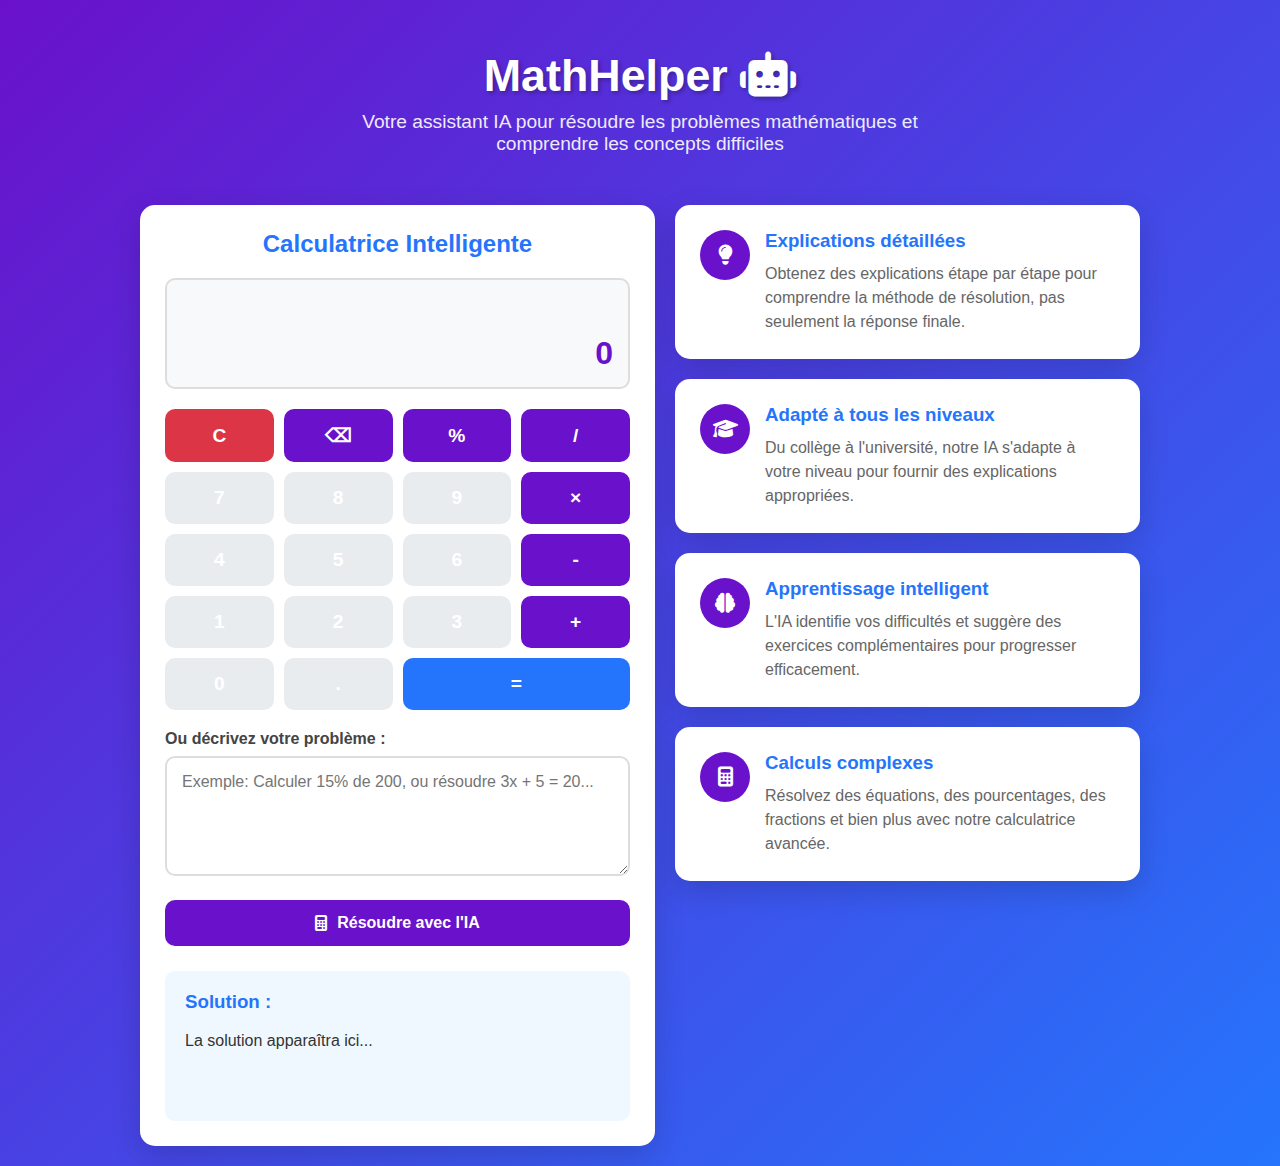
<file: index.html>
<!DOCTYPE html>
<html lang="fr">
<head>
    <meta charset="UTF-8">
    <meta name="viewport" content="width=device-width, initial-scale=1.0">
    <title>MathHelper - Assistant IA pour les mathématiques</title>
    <link rel="stylesheet" href="https://cdnjs.cloudflare.com/ajax/libs/font-awesome/6.4.0/css/all.min.css">
    <link rel="stylesheet" href="style.css">
</head>
<body>
    <div class="container">
        <header>
            <h1>MathHelper <i class="fas fa-robot"></i></h1>
            <p>Votre assistant IA pour résoudre les problèmes mathématiques et comprendre les concepts difficiles</p>
        </header>
        
        <div class="main-content">
            <div class="calculator">
                <h2>Calculatrice Intelligente</h2>
                
                <div class="calculator-display">
                    <div class="calculator-history" id="calc-history"></div>
                    <div class="calculator-result" id="calc-result">0</div>
                </div>
                
                <div class="calculator-buttons">
                    <button class="calc-btn clear" onclick="clearCalculator()">C</button>
                    <button class="calc-btn operator" onclick="backspace()">⌫</button>
                    <button class="calc-btn operator" onclick="appendToDisplay('%')">%</button>
                    <button class="calc-btn operator" onclick="appendToDisplay('/')">/</button>
                    
                    <button class="calc-btn" onclick="appendToDisplay('7')">7</button>
                    <button class="calc-btn" onclick="appendToDisplay('8')">8</button>
                    <button class="calc-btn" onclick="appendToDisplay('9')">9</button>
                    <button class="calc-btn operator" onclick="appendToDisplay('*')">×</button>
                    
                    <button class="calc-btn" onclick="appendToDisplay('4')">4</button>
                    <button class="calc-btn" onclick="appendToDisplay('5')">5</button>
                    <button class="calc-btn" onclick="appendToDisplay('6')">6</button>
                    <button class="calc-btn operator" onclick="appendToDisplay('-')">-</button>
                    
                    <button class="calc-btn" onclick="appendToDisplay('1')">1</button>
                    <button class="calc-btn" onclick="appendToDisplay('2')">2</button>
                    <button class="calc-btn" onclick="appendToDisplay('3')">3</button>
                    <button class="calc-btn operator" onclick="appendToDisplay('+')">+</button>
                    
                    <button class="calc-btn" onclick="appendToDisplay('0')">0</button>
                    <button class="calc-btn" onclick="appendToDisplay('.')">.</button>
                    <button class="calc-btn equals" onclick="calculate()">=</button>
                </div>
                
                <div class="input-group">
                    <label for="problem">Ou décrivez votre problème :</label>
                    <textarea id="problem" placeholder="Exemple: Calculer 15% de 200, ou résoudre 3x + 5 = 20..."></textarea>
                </div>
                <button id="solve-btn" onclick="solveWithAI()">
                    <i class="fas fa-calculator"></i> Résoudre avec l'IA
                </button>
                
                <div class="loading" id="loading">
                    <i class="fas fa-spinner fa-spin"></i>
                    <p>L'IA analyse votre problème...</p>
                </div>
                
                <div class="solution" id="solution">
                    <h3>Solution :</h3>
                    <div class="solution-content" id="solution-content">
                        La solution apparaîtra ici...
                    </div>
                </div>
            </div>
            
            <div class="features">
                <div class="feature-card">
                    <div class="feature-icon">
                        <i class="fas fa-lightbulb"></i>
                    </div>
                    <div class="feature-content">
                        <h3>Explications détaillées</h3>
                        <p>Obtenez des explications étape par étape pour comprendre la méthode de résolution, pas seulement la réponse finale.</p>
                    </div>
                </div>
                
                <div class="feature-card">
                    <div class="feature-icon">
                        <i class="fas fa-graduation-cap"></i>
                    </div>
                    <div class="feature-content">
                        <h3>Adapté à tous les niveaux</h3>
                        <p>Du collège à l'université, notre IA s'adapte à votre niveau pour fournir des explications appropriées.</p>
                    </div>
                </div>
                
                <div class="feature-card">
                    <div class="feature-icon">
                        <i class="fas fa-brain"></i>
                    </div>
                    <div class="feature-content">
                        <h3>Apprentissage intelligent</h3>
                        <p>L'IA identifie vos difficultés et suggère des exercices complémentaires pour progresser efficacement.</p>
                    </div>
                </div>
                
                <div class="feature-card">
                    <div class="feature-icon">
                        <i class="fas fa-calculator"></i>
                    </div>
                    <div class="feature-content">
                        <h3>Calculs complexes</h3>
                        <p>Résolvez des équations, des pourcentages, des fractions et bien plus avec notre calculatrice avancée.</p>
                    </div>
                </div>
            </div>
        </div>
    </div>

    <script>
        
        let currentInput = '0';
        let calculationHistory = '';
        let shouldResetScreen = false;
        
        
        const calcResultElement = document.getElementById('calc-result');
        const calcHistoryElement = document.getElementById('calc-history');
        const solutionContent = document.getElementById('solution-content');
        const loadingDiv = document.getElementById('loading');
        const solutionDiv = document.getElementById('solution');
        
      
        function updateDisplay() {
            calcResultElement.textContent = currentInput;
            calcHistoryElement.textContent = calculationHistory;
        }
        

        function appendToDisplay(value) {
            if (currentInput === '0' || shouldResetScreen) {
                currentInput = value;
                shouldResetScreen = false;
            } else {
                currentInput += value;
            }
            updateDisplay();
        }
        
  
        function clearCalculator() {
            currentInput = '0';
            calculationHistory = '';
            shouldResetScreen = false;
            updateDisplay();
        }
        
      
        function backspace() {
            if (currentInput.length > 1) {
                currentInput = currentInput.slice(0, -1);
            } else {
                currentInput = '0';
            }
            updateDisplay();
        }
        
        
        function calculate() {
            try {
            
                calculationHistory = currentInput + ' =';
                
                
                let expression = currentInput.replace(/×/g, '*').replace(/÷/g, '/');
                
            
                expression = expression.replace(/(\d+)%/g, function(match, number) {
                    return number / 100;
                });
                
                
                const result = eval(expression);
                
            
                currentInput = Number.isInteger(result) ? result.toString() : result.toFixed(4).toString();
                updateDisplay();
                
              
                shouldResetScreen = true;
            } catch (error) {
                currentInput = 'Erreur';
                updateDisplay();
                shouldResetScreen = true;
            }
        }
        
        
        function solveWithAI() {
            const problemText = document.getElementById('problem').value.trim();
            
            if (!problemText && currentInput === '0') {
                solutionContent.innerHTML = "<p style='color: red;'>Veuillez entrer un problème à résoudre ou utiliser la calculatrice.</p>";
                solutionDiv.style.display = 'block';
                return;
            }
            
        
            loadingDiv.style.display = 'block';
            solutionDiv.style.display = 'none';
            
            
            const inputToProcess = problemText || currentInput;
            
            
            setTimeout(() => {
                loadingDiv.style.display = 'none';
                solutionDiv.style.display = 'block';
                
          
                let simulatedSolution = generateSolution(inputToProcess);
                solutionContent.innerHTML = simulatedSolution;
            }, 1500);
        }
        
        
        function generateSolution(input) {
          
            try {
                
                if (input.includes('=')) {
                    const equationParts = input.split('=');
                    if (equationParts.length === 2) {
                        return solveEquation(equationParts[0].trim(), equationParts[1].trim());
                    }
                }
                
                
                let expression = input.replace(/×/g, '*')
                                      .replace(/÷/g, '/')
                                      .replace(/(\d+)%/g, '(($1)/100)');
                
              
                if (!/[a-zA-Z]/.test(expression)) {
                    const result = eval(expression);
                    return `
                        <p><strong>Expression:</strong> ${input}</p>
                        <p><strong>Résultat:</strong> ${result}</p>
                        <p><strong>Explication:</strong> L'expression a été évaluée directement.</p>
                    `;
                }
            } catch (e) {
                
            }
            
        
            if (input.includes('dérivée') || input.includes('dériver')) {
                return `
                    <p><strong>Problème:</strong> ${input}</p>
                    <p><strong>Solution:</strong></p>
                    <p>Pour calculer une dérivée, on utilise les règles de dérivation :</p>
                    <p>1. La dérivée de xⁿ est n*xⁿ⁻¹</p>
                    <p>2. La dérivée d'une constante est 0</p>
                    <p>3. La dérivée d'une somme est la somme des dérivées</p>
                    <p>4. La dérivée de sin(x) est cos(x)</p>
                    <p>5. La dérivée de cos(x) est -sin(x)</p>
                `;
            } else if (input.includes('intégrale') || input.includes('intégrer')) {
                return `
                    <p><strong>Problème:</strong> ${input}</p>
                    <p><strong>Solution:</strong></p>
                    <p>Pour calculer une intégrale, on cherche une primitive de la fonction.</p>
                    <p>Une primitive de xⁿ est xⁿ⁺¹/(n+1) (pour n ≠ -1)</p>
                    <p>L'intégrale se calcule en trouvant cette primitive puis en évaluant la différence entre les bornes.</p>
                `;
            } else if (input.includes('théorème') || input.includes('pythagore')) {
                return `
                    <p><strong>Problème:</strong> ${input}</p>
                    <p><strong>Solution:</strong></p>
                    <p>Le théorème de Pythagore : dans un triangle rectangle, le carré de l'hypoténuse est égal à la somme des carrés des deux autres côtés.</p>
                    <p>Si a et b sont les longueurs des côtés de l'angle droit, et c la longueur de l'hypoténuse, alors :</p>
                    <p>a² + b² = c²</p>
                `;
            } else if (input.includes('pourcent') || input.includes('%')) {
                return `
                    <p><strong>Problème:</strong> ${input}</p>
                    <p><strong>Solution:</strong></p>
                    <p>Pour calculer un pourcentage :</p>
                    <p>1. Pour calculer x% d'une valeur y : (x/100) * y</p>
                    <p>2. Pour calculer quel pourcentage représente x par rapport à y : (x/y) * 100</p>
                    <p>3. Pour ajouter x% à une valeur y : y + (x/100)*y</p>
                    <p>4. Pour retirer x% d'une valeur y : y - (x/100)*y</p>
                `;
            } else {
                return `
                    <p><strong>Problème:</strong> ${input}</p>
                    <p><strong>Solution:</strong></p>
                    <p>L'IA a analysé votre problème et recommande les étapes suivantes :</p>
                    <ol>
                        <li>Identifiez les données connues et inconnues</li>
                        <li>Choisissez la formule ou le théorème approprié</li>
                        <li>Appliquez la formule avec les valeurs connues</li>
                        <li>Simplifiez l'expression obtenue</li>
                        <li>Vérifiez la cohérence du résultat</li>
                    </ol>
                    <p>Pour une aide plus spécifique, essayez de formuler votre problème avec plus de détails.</p>
                `;
            }
        }
    
        function solveEquation(left, right) {
            try {
            
                if (left.includes('x') && !right.includes('x')) {
                    
                    const xIndex = left.indexOf('x');
                    let a = 1, b = 0;
                    
                    
                    if (xIndex > 0) {
                        const aPart = left.substring(0, xIndex).trim();
                        if (aPart === '+' || aPart === '') a = 1;
                        else if (aPart === '-') a = -1;
                        else a = parseFloat(aPart);
                    }
                    
                  
                    const operators = left.split(/[0-9x]/).filter(op => op !== '');
                    const numbers = left.split(/[+-\s]/).filter(num => num !== '' && num !== 'x');
                    
                    if (numbers.length > 1) {
                        b = parseFloat(numbers[1]);
                        if (operators[1] === '-') b = -b;
                    }
                    
                    const c = parseFloat(right);
                    const solution = (c - b) / a;
                    
                    return `
                        <p><strong>Équation:</strong> ${left} = ${right}</p>
                        <p><strong>Solution:</strong></p>
                        <p>Pour résoudre l'équation ${a}x + ${b} = ${c} :</p>
                        <p>${a}x = ${c} - ${b}</p>
                        <p>${a}x = ${c - b}</p>
                        <p>x = ${c - b} / ${a}</p>
                        <p><strong>Solution:</strong> x = ${solution}</p>
                    `;
                }
            } catch (e) {
          
            }
            
            return `
                <p><strong>Équation:</strong> ${left} = ${right}</p>
                <p><strong>Méthode de résolution:</strong></p>
                <p>Pour résoudre une équation, il faut isoler l'inconnue (généralement x) d'un côté du signe égal.</p>
                <p>1. Regroupez tous les termes avec x d'un côté et les constantes de l'autre</p>
                <p>2. Simplifiez chaque côté</p>
                <p>3. Divisez pour obtenir x = valeur</p>
                <p>4. Vérifiez votre solution en remplaçant x par la valeur trouvée</p>
            `;
        }
        
  
        updateDisplay();
    </script>
</body>
</html>
</file>
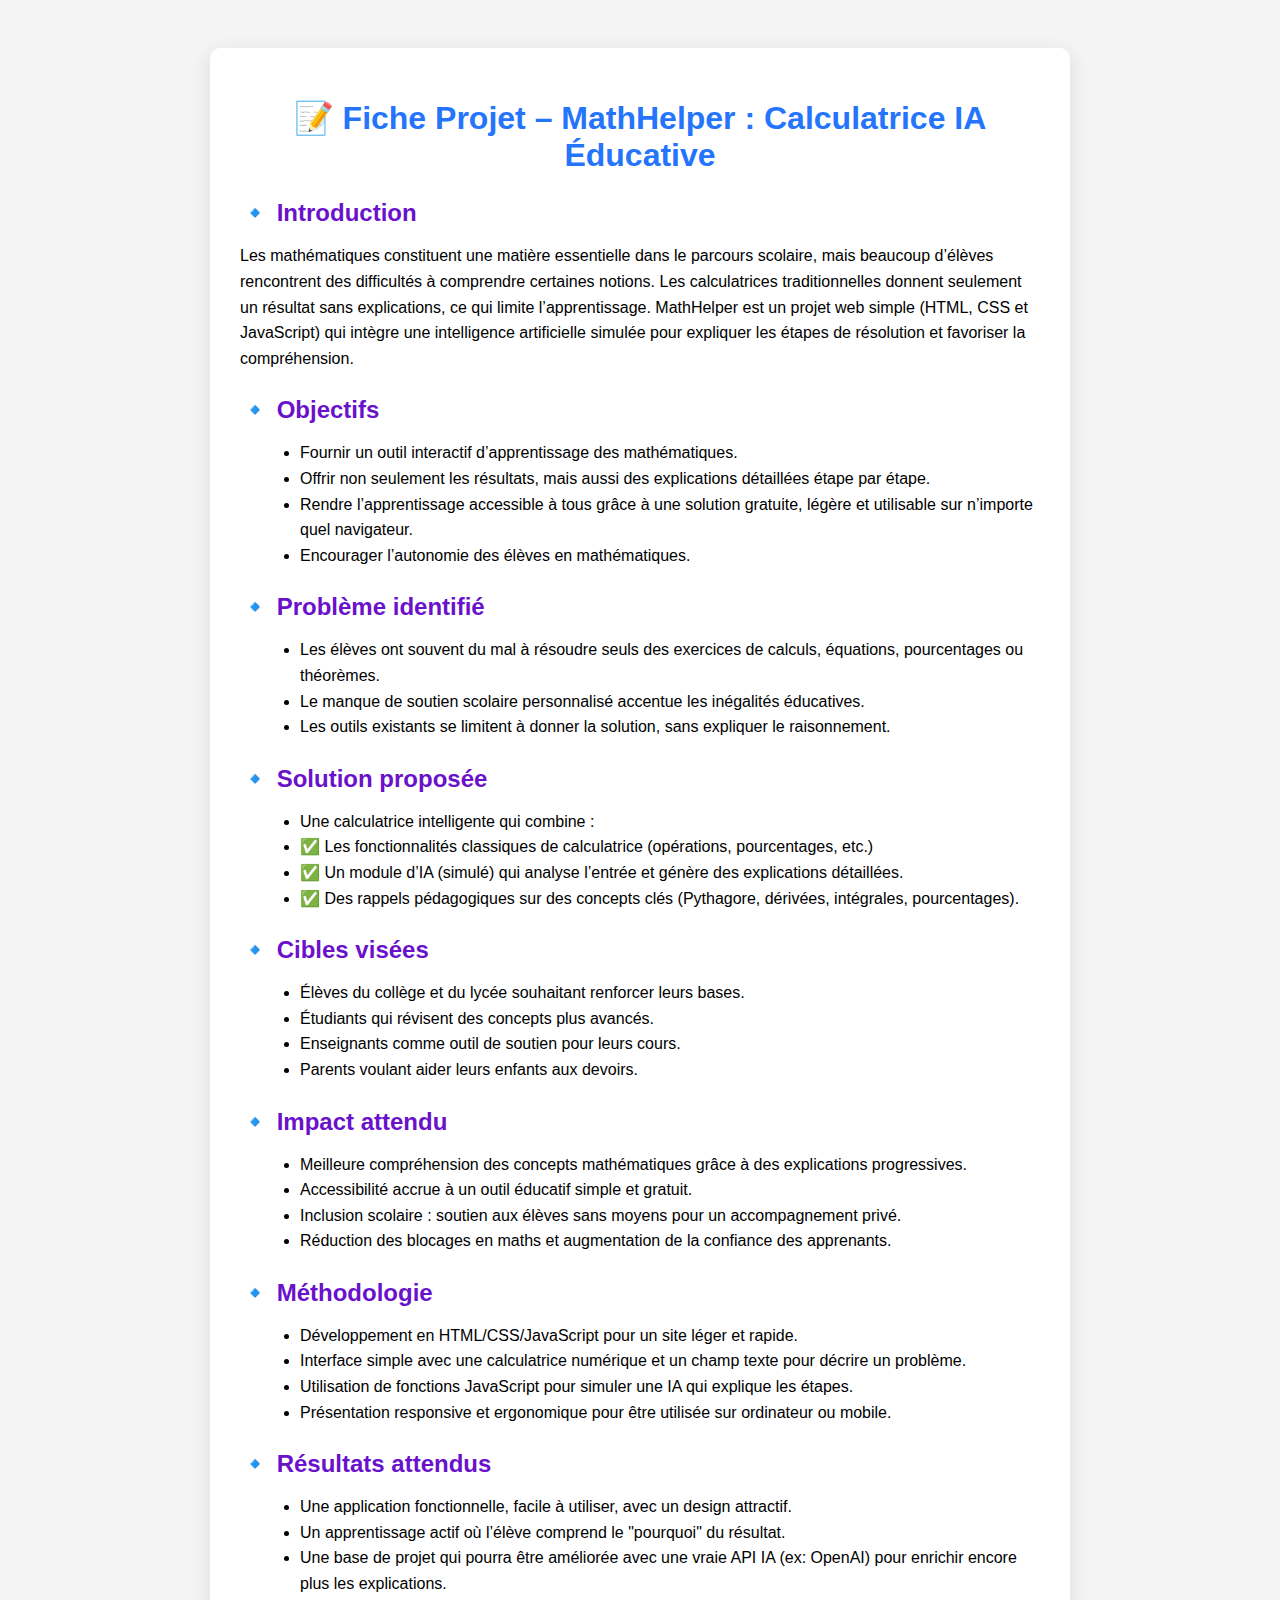
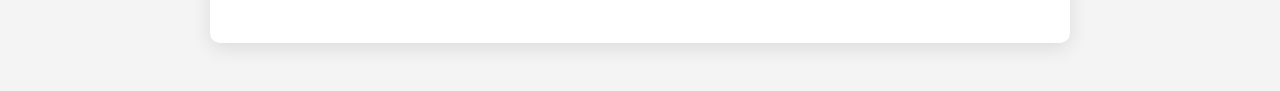
<file: fiche_projet.html>
<!DOCTYPE html>
<html lang="fr">
<head>
<meta charset="UTF-8">
<title>Fiche Projet - MathHelper</title>
<style>
body { font-family: Arial, sans-serif; background: #f4f4f4; padding: 40px; }
.container { background: white; padding: 30px; border-radius: 10px; max-width: 800px; margin: auto; box-shadow: 0 5px 20px rgba(0,0,0,0.1); }
h1 { text-align: center; color: #2575fc; margin-bottom: 20px; }
h2 { color: #6a11cb; margin-top: 25px; margin-bottom: 10px; }
p, li { line-height: 1.6; }
ul { margin-left: 20px; }
</style>
</head>
<body>
<div class="container">
<h1>📝 Fiche Projet – MathHelper : Calculatrice IA Éducative</h1>

<h2>🔹 Introduction</h2>
<p>Les mathématiques constituent une matière essentielle dans le parcours scolaire, mais beaucoup d’élèves rencontrent des difficultés à comprendre certaines notions. Les calculatrices traditionnelles donnent seulement un résultat sans explications, ce qui limite l’apprentissage. MathHelper est un projet web simple (HTML, CSS et JavaScript) qui intègre une intelligence artificielle simulée pour expliquer les étapes de résolution et favoriser la compréhension.</p>

<h2>🔹 Objectifs</h2>
<ul>
<li>Fournir un outil interactif d’apprentissage des mathématiques.</li>
<li>Offrir non seulement les résultats, mais aussi des explications détaillées étape par étape.</li>
<li>Rendre l’apprentissage accessible à tous grâce à une solution gratuite, légère et utilisable sur n’importe quel navigateur.</li>
<li>Encourager l’autonomie des élèves en mathématiques.</li>
</ul>

<h2>🔹 Problème identifié</h2>
<ul>
<li>Les élèves ont souvent du mal à résoudre seuls des exercices de calculs, équations, pourcentages ou théorèmes.</li>
<li>Le manque de soutien scolaire personnalisé accentue les inégalités éducatives.</li>
<li>Les outils existants se limitent à donner la solution, sans expliquer le raisonnement.</li>
</ul>

<h2>🔹 Solution proposée</h2>
<ul>
<li>Une calculatrice intelligente qui combine :</li>
<li>✅ Les fonctionnalités classiques de calculatrice (opérations, pourcentages, etc.)</li>
<li>✅ Un module d’IA (simulé) qui analyse l’entrée et génère des explications détaillées.</li>
<li>✅ Des rappels pédagogiques sur des concepts clés (Pythagore, dérivées, intégrales, pourcentages).</li>
</ul>

<h2>🔹 Cibles visées</h2>
<ul>
<li>Élèves du collège et du lycée souhaitant renforcer leurs bases.</li>
<li>Étudiants qui révisent des concepts plus avancés.</li>
<li>Enseignants comme outil de soutien pour leurs cours.</li>
<li>Parents voulant aider leurs enfants aux devoirs.</li>
</ul>

<h2>🔹 Impact attendu</h2>
<ul>
<li>Meilleure compréhension des concepts mathématiques grâce à des explications progressives.</li>
<li>Accessibilité accrue à un outil éducatif simple et gratuit.</li>
<li>Inclusion scolaire : soutien aux élèves sans moyens pour un accompagnement privé.</li>
<li>Réduction des blocages en maths et augmentation de la confiance des apprenants.</li>
</ul>

<h2>🔹 Méthodologie</h2>
<ul>
<li>Développement en HTML/CSS/JavaScript pour un site léger et rapide.</li>
<li>Interface simple avec une calculatrice numérique et un champ texte pour décrire un problème.</li>
<li>Utilisation de fonctions JavaScript pour simuler une IA qui explique les étapes.</li>
<li>Présentation responsive et ergonomique pour être utilisée sur ordinateur ou mobile.</li>
</ul>

<h2>🔹 Résultats attendus</h2>
<ul>
<li>Une application fonctionnelle, facile à utiliser, avec un design attractif.</li>
<li>Un apprentissage actif où l’élève comprend le "pourquoi" du résultat.</li>
<li>Une base de projet qui pourra être améliorée avec une vraie API IA (ex: OpenAI) pour enrichir encore plus les explications.</li>
</ul>

</div>
</body>
</html>
</file>
<file: style.css>
/* RESET ET BASE */
* {
    margin: 0;
    padding: 0;
    box-sizing: border-box;
    font-family: 'Segoe UI', Tahoma, Geneva, Verdana, sans-serif;
}

body {
    background: linear-gradient(135deg, #6a11cb 0%, #2575fc 100%);
    color: #333;
    min-height: 100vh;
    padding: 20px;
}

.container {
    max-width: 1000px;
    margin: 0 auto;
}

/* HEADER */
header {
    text-align: center;
    padding: 30px 0;
    color: white;
}

header h1 {
    font-size: 2.8rem;
    margin-bottom: 10px;
    text-shadow: 2px 2px 4px rgba(0, 0, 0, 0.3);
}

header p {
    font-size: 1.2rem;
    max-width: 600px;
    margin: 0 auto;
    opacity: 0.9;
}

/* CONTENU PRINCIPAL */
.main-content {
    display: flex;
    flex-wrap: wrap;
    gap: 20px;
    margin-top: 20px;
}

/* CALCULATRICE */
.calculator {
    flex: 1;
    min-width: 300px;
    background: white;
    border-radius: 15px;
    padding: 25px;
    box-shadow: 0 10px 30px rgba(0, 0, 0, 0.15);
}

.calculator h2 {
    color: #2575fc;
    margin-bottom: 20px;
    text-align: center;
}

.calculator-display {
    background: #f8f9fa;
    border: 2px solid #ddd;
    border-radius: 10px;
    padding: 15px;
    margin-bottom: 20px;
    min-height: 100px;
    font-size: 1.5rem;
    overflow: auto;
}

.calculator-history {
    font-size: 1rem;
    color: #6c757d;
    min-height: 30px;
}

.calculator-result {
    font-size: 2rem;
    font-weight: bold;
    text-align: right;
    margin-top: 10px;
    color: #6a11cb;
}

.calculator-buttons {
    display: grid;
    grid-template-columns: repeat(4, 1fr);
    gap: 10px;
}

.calc-btn {
    padding: 15px;
    font-size: 1.2rem;
    border: none;
    border-radius: 10px;
    background: #e9ecef;
    cursor: pointer;
    transition: all 0.2s;
}

.calc-btn:hover {
    background: #dee2e6;
    transform: translateY(-2px);
}

.calc-btn.operator {
    background: #6a11cb;
    color: white;
}

.calc-btn.operator:hover {
    background: #5a0fb8;
}

.calc-btn.equals {
    background: #2575fc;
    color: white;
    grid-column: span 2;
}

.calc-btn.equals:hover {
    background: #1c64e0;
}

.calc-btn.clear {
    background: #dc3545;
    color: white;
}

.calc-btn.clear:hover {
    background: #bb2d3b;
}

/* INPUT TEXTE / TEXTAREA */
.input-group {
    margin: 20px 0;
}

.input-group label {
    display: block;
    margin-bottom: 8px;
    font-weight: 600;
    color: #444;
}

.input-group textarea {
    width: 100%;
    padding: 15px;
    border: 2px solid #ddd;
    border-radius: 10px;
    font-size: 16px;
    resize: vertical;
    min-height: 120px;
    transition: border-color 0.3s;
}

.input-group textarea:focus {
    outline: none;
    border-color: #6a11cb;
}

/* BOUTON PRINCIPAL */
button {
    background: #6a11cb;
    color: white;
    border: none;
    padding: 14px 25px;
    border-radius: 10px;
    font-size: 16px;
    font-weight: 600;
    cursor: pointer;
    transition: background 0.3s, transform 0.2s;
    width: 100%;
    display: flex;
    justify-content: center;
    align-items: center;
    gap: 10px;
}

button:hover {
    background: #5a0fb8;
    transform: translateY(-2px);
}

/* SOLUTION */
.solution {
    margin-top: 25px;
    padding: 20px;
    background: #f0f8ff;
    border-radius: 10px;
    min-height: 150px;
}

.solution h3 {
    color: #2575fc;
    margin-bottom: 15px;
}

.solution-content {
    line-height: 1.6;
}

/* FEATURES */
.features {
    flex: 1;
    min-width: 300px;
    display: flex;
    flex-direction: column;
    gap: 20px;
}

.feature-card {
    background: white;
    border-radius: 15px;
    padding: 25px;
    box-shadow: 0 10px 30px rgba(0, 0, 0, 0.15);
    display: flex;
    align-items: flex-start;
    gap: 15px;
}

.feature-icon {
    background: #6a11cb;
    color: white;
    width: 50px;
    height: 50px;
    border-radius: 50%;
    display: flex;
    justify-content: center;
    align-items: center;
    font-size: 20px;
    flex-shrink: 0;
}

.feature-content h3 {
    color: #2575fc;
    margin-bottom: 10px;
}

.feature-content p {
    color: #666;
    line-height: 1.5;
}

/* LOADING */
.loading {
    display: none;
    text-align: center;
    padding: 20px;
}

.loading i {
    font-size: 2rem;
    color: #6a11cb;
    margin-bottom: 10px;
}

/* MEDIA QUERIES POUR TABLETTES ET MOBILES */
@media (max-width: 1024px) {
    .main-content {
        flex-direction: column;
        gap: 25px;
    }
}

@media (max-width: 768px) {
    header h1 {
        font-size: 2.2rem;
    }
    header p {
        font-size: 1rem;
    }
    .calc-btn {
        padding: 12px;
        font-size: 1rem;
    }
}

@media (max-width: 480px) {
    body {
        padding: 10px;
    }
    .calculator, .features {
        min-width: 100%;
        padding: 15px;
    }
    .calculator-buttons {
        gap: 8px;
    }
    .calc-btn {
        padding: 10px;
        font-size: 0.9rem;
    }
    header h1 {
        font-size: 1.8rem;
    }
    header p {
        font-size: 0.9rem;
    }
}
</file>
